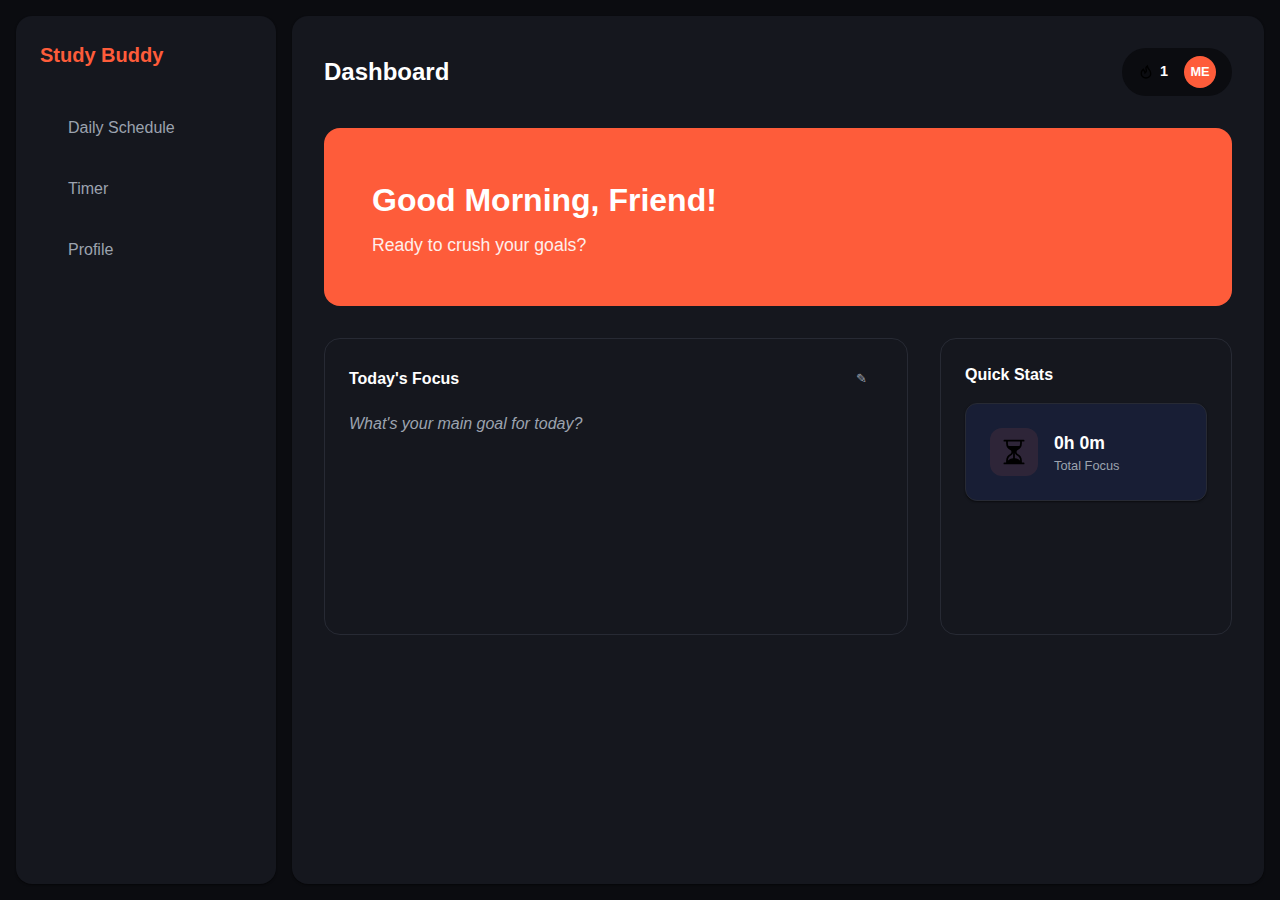
<file: index.html>
<!DOCTYPE html>
<html lang="en">

<head>
    <meta charset="UTF-8">
    <meta name="viewport" content="width=device-width, initial-scale=1.0">
    <title>Study Buddy</title>
    <link rel="stylesheet" href="style.css">
</head>

<body>
    <div class="app-shell">
        <aside class="sidebar">
            <div class="brand">
                <span>Study Buddy</span>
            </div>

            <ul class="nav-links">
                <li class="nav-item">
                    <a href="index.html">
                        <span class="nav-icon"><svg class="icon-svg" viewBox="0 0 24 24" fill="none"
                                xmlns="http://www.w3.org/2000/svg">
                                <path d="M12 7.58545V15.9998" stroke="currentColor" stroke-width="1.5"
                                    style="fill: none;" />
                                <path
                                    d="M2 9C2 5.22876 2 3.34315 3.17157 2.17157C4.34315 1 6.22876 1 10 1H14C17.7712 1 19.6569 1 20.8284 2.17157C22 3.34315 22 5.22876 22 9V13C22 16.7712 22 18.6569 20.8284 19.8284C19.6569 21 17.7712 21 14 21H10C6.22876 21 4.34315 21 3.17157 19.8284C2 18.6569 2 16.7712 2 13V9Z"
                                    stroke="currentColor" stroke-width="1.5" style="fill: none;" />
                            </svg></span>
                        <span>Daily Schedule</span>
                    </a>
                </li>
                <li class="nav-item">
                    <a href="timer.html">
                        <span class="nav-icon"><svg class="icon-svg" viewBox="0 0 383.123 383.123"
                                xmlns="http://www.w3.org/2000/svg">
                                <g>
                                    <g>
                                        <g>
                                            <path
                                                d="M301.043,203.653c5.25,0,6.107-4.891,5.787-7.303c-7.228-54.439-52.112-96.985-107.615-100.591c-2.529-0.164-7.652-0.004-7.652,5.074v95.671c0,0,0,7.148,7.147,7.148C224.293,203.653,301.043,203.653,301.043,203.653z" />
                                            <path
                                                d="M327.205,104.246l7.772-7.77c0.666-0.666,1.378-0.634,1.772-0.668c2.482-0.216,5.21-0.475,8.349-1.053s5.632-14.502-5.863-25.997c-11.496-11.496-24.02-17.241-25.996-5.863c-0.592,3.407-0.836,5.863-1.052,8.345c-0.025,0.296,0.001,0.822-0.546,1.369l-7.494,7.494c-1.459,1.459-2.601,0.354-3.214-0.154c-23.247-19.306-51.68-32.576-82.903-37.419c-0.765-0.118-2.298-0.321-2.298-1.884v-4.625c0-1.125,0.877-1.543,1.304-1.733c7.355-3.292,12.495-8.122,17.305-13.671C245.295,7.981,215.252,0,191.709,0c-23.544,0-53.585,7.979-42.63,20.616c4.677,5.394,9.664,10.111,16.696,13.395c0.528,0.247,1.619,0.51,1.619,2.197v4.188c0,1.625-1.472,1.999-2.206,2.112c-40.029,6.186-75.485,26.222-101.3,55.075c-27.141,30.31-43.641,70.34-43.641,114.22c0,94.62,76.699,171.32,171.31,171.32c90.01,0,163.809-69.41,170.779-157.64c0.359-4.511,0.541-9.07,0.541-13.681c0-39.368-13.283-75.63-35.604-104.561C326.829,106.666,325.914,105.537,327.205,104.246z M329.776,225.363c-6.809,70.34-66.09,125.32-138.219,125.32c-76.701,0-138.881-62.18-138.881-138.88c0-35.58,13.381-68.03,35.381-92.601c25.43-28.399,62.379-46.279,103.5-46.279c76.709,0,138.879,62.18,138.879,138.88C330.437,216.374,330.218,220.904,329.776,225.363z" />
                                        </g>
                                    </g>
                                </g>
                            </svg></span>
                        <span>Timer</span>
                    </a>
                </li>
                <li class="nav-item">
                    <a href="profile.html">
                        <span class="nav-icon"><svg class="icon-svg" viewBox="0 0 20 20"
                                xmlns="http://www.w3.org/2000/svg">
                                <path
                                    d="M100.562548,2016.99998 L87.4381713,2016.99998 C86.7317804,2016.99998 86.2101535,2016.30298 86.4765813,2015.66198 C87.7127655,2012.69798 90.6169306,2010.99998 93.9998492,2010.99998 C97.3837885,2010.99998 100.287954,2012.69798 101.524138,2015.66198 C101.790566,2016.30298 101.268939,2016.99998 100.562548,2016.99998 M89.9166645,2004.99998 C89.9166645,2002.79398 91.7489936,2000.99998 93.9998492,2000.99998 C96.2517256,2000.99998 98.0830339,2002.79398 98.0830339,2004.99998 C98.0830339,2007.20598 96.2517256,2008.99998 93.9998492,2008.99998 C91.7489936,2008.99998 89.9166645,2007.20598 89.9166645,2004.99998 M103.955674,2016.63598 C103.213556,2013.27698 100.892265,2010.79798 97.837022,2009.67298 C99.4560048,2008.39598 100.400241,2006.33098 100.053171,2004.06998 C99.6509769,2001.44698 97.4235996,1999.34798 94.7348224,1999.04198 C91.0232075,1998.61898 87.8750721,2001.44898 87.8750721,2004.99998 C87.8750721,2006.88998 88.7692896,2008.57398 90.1636971,2009.67298 C87.1074334,2010.79798 84.7871636,2013.27698 84.044024,2016.63598 C83.7745338,2017.85698 84.7789973,2018.99998 86.0539717,2018.99998 L101.945727,2018.99998 C103.221722,2018.99998 104.226185,2017.85698 103.955674,2016.63598"
                                    transform="translate(-84 -1999)" />
                            </svg></span>
                        <span>Profile</span>
                    </a>
                </li>
            </ul>
        </aside>



        <main class="main-content">
            <div class="top-bar">
                <h1 class="page-title">Dashboard</h1>
                <div class="user-pill">
                    <div class="streak-badge">
                        <span style="display: flex; width: 16px; height: 16px;"><svg class="icon-svg-orange"
                                viewBox="0 0 24 24" xmlns="http://www.w3.org/2000/svg">
                                <path
                                    d="M11.1758045,11.5299649 C11.7222481,10.7630248 11.6612694,9.95529555 11.2823626,8.50234466 C10.5329929,5.62882187 10.8313891,4.05382867 13.4147321,2.18916004 L14.6756139,1.27904986 L14.9805807,2.80388386 C15.3046861,4.42441075 15.8369398,5.42670671 17.2035766,7.35464078 C17.2578735,7.43122022 17.2578735,7.43122022 17.3124108,7.50814226 C19.2809754,10.2854144 20,11.9596204 20,15 C20,18.6883517 16.2713564,22 12,22 C7.72840879,22 4,18.6888043 4,15 C4,14.9310531 4.00007066,14.9331427 3.98838852,14.6284506 C3.89803284,12.2718054 4.33380946,10.4273676 6.09706666,8.43586022 C6.46961415,8.0150872 6.8930834,7.61067534 7.36962714,7.22370749 L8.42161802,6.36945926 L8.9276612,7.62657706 C9.30157948,8.55546878 9.73969716,9.28566491 10.2346078,9.82150804 C10.6537848,10.2753538 10.9647401,10.8460665 11.1758045,11.5299649 Z M7.59448531,9.76165711 C6.23711779,11.2947332 5.91440928,12.6606068 5.98692012,14.5518252 C6.00041903,14.9039019 6,14.8915108 6,15 C6,17.5278878 8.78360021,20 12,20 C15.2161368,20 18,17.527472 18,15 C18,12.4582072 17.4317321,11.1350292 15.6807305,8.66469725 C15.6264803,8.58818014 15.6264803,8.58818014 15.5719336,8.51124844 C14.5085442,7.0111098 13.8746802,5.96758691 13.4553336,4.8005211 C12.7704786,5.62117775 12.8107447,6.43738988 13.2176374,7.99765534 C13.9670071,10.8711781 13.6686109,12.4461713 11.0852679,14.31084 L9.61227259,15.3740546 L9.50184911,13.5607848 C9.43129723,12.4022487 9.16906461,11.6155508 8.76539217,11.178492 C8.36656566,10.7466798 8.00646835,10.2411426 7.68355027,9.66278925 C7.65342985,9.69565638 7.62374254,9.72861259 7.59448531,9.76165711 Z" />
                            </svg></span>
                        <span id="streak-display">0</span>
                    </div>
                    <a href="profile.html" style="text-decoration: none;">
                        <div class="user-avatar">ME</div>
                    </a>
                </div>
            </div>

            <div class="hero-card">
                <h2 id="greeting-text">Good Day!</h2>
                <p>Ready to crush your goals?</p>
            </div>

            <div class="dashboard-layout">
                <div class="panel">
                    <div class="panel-header">
                        <span class="panel-title">Today's Focus</span>
                        <button id="edit-plan-btn" class="btn btn-ghost">✎</button>
                    </div>
                    <div id="todays-plan-content" class="daily-plan placeholder">Write your main goal...</div>
                </div>

                <div class="panel">
                    <div class="panel-header">
                        <span class="panel-title">Quick Stats</span>
                    </div>
                    <div class="stats-grid" style="grid-template-columns: 1fr; gap: 1rem;">

                        <div class="stat-card">
                            <div class="stat-icon-box" style="padding: 10px;"><svg class="icon-svg" viewBox="0 0 16 16"
                                    xmlns="http://www.w3.org/2000/svg">
                                    <path
                                        d="M2.5 15a.5.5 0 1 1 0-1h1v-1a4.5 4.5 0 0 1 2.557-4.06c.29-.139.443-.377.443-.59v-.7c0-.213-.154-.451-.443-.59A4.5 4.5 0 0 1 3.5 3V2h-1a.5.5 0 0 1 0-1h11a.5.5 0 0 1 0 1h-1v1a4.5 4.5 0 0 1-2.557 4.06c-.29.139-.443.377-.443.59v.7c0 .213.154.451.443.59A4.5 4.5 0 0 1 12.5 13v1h1a.5.5 0 0 1 0 1h-11zm2-13v1c0 .537.12 1.045.337 1.5h6.326c.216-.455.337-.963.337-1.5V2h-7zm3 6.35c0 .701-.478 1.236-1.011 1.492A3.5 3.5 0 0 0 4.5 13s.866-1.299 3-1.48V8.35zm1 0v3.17c2.134.181 3 1.48 3 1.48a3.5 3.5 0 0 0-1.989-3.158C8.978 9.586 8.5 9.052 8.5 8.351z" />
                                </svg></div>
                            <div>
                                <div id="total-focus-display" style="font-weight: 700; font-size: 1.1rem;">0h</div>
                                <div style="font-size: 0.8rem; color: var(--text-muted);">Total Focus</div>
                            </div>
                        </div>
                    </div>
                </div>
            </div>

        </main>
    </div>
    <script src="script.js"></script>
</body>

</html>
</file>
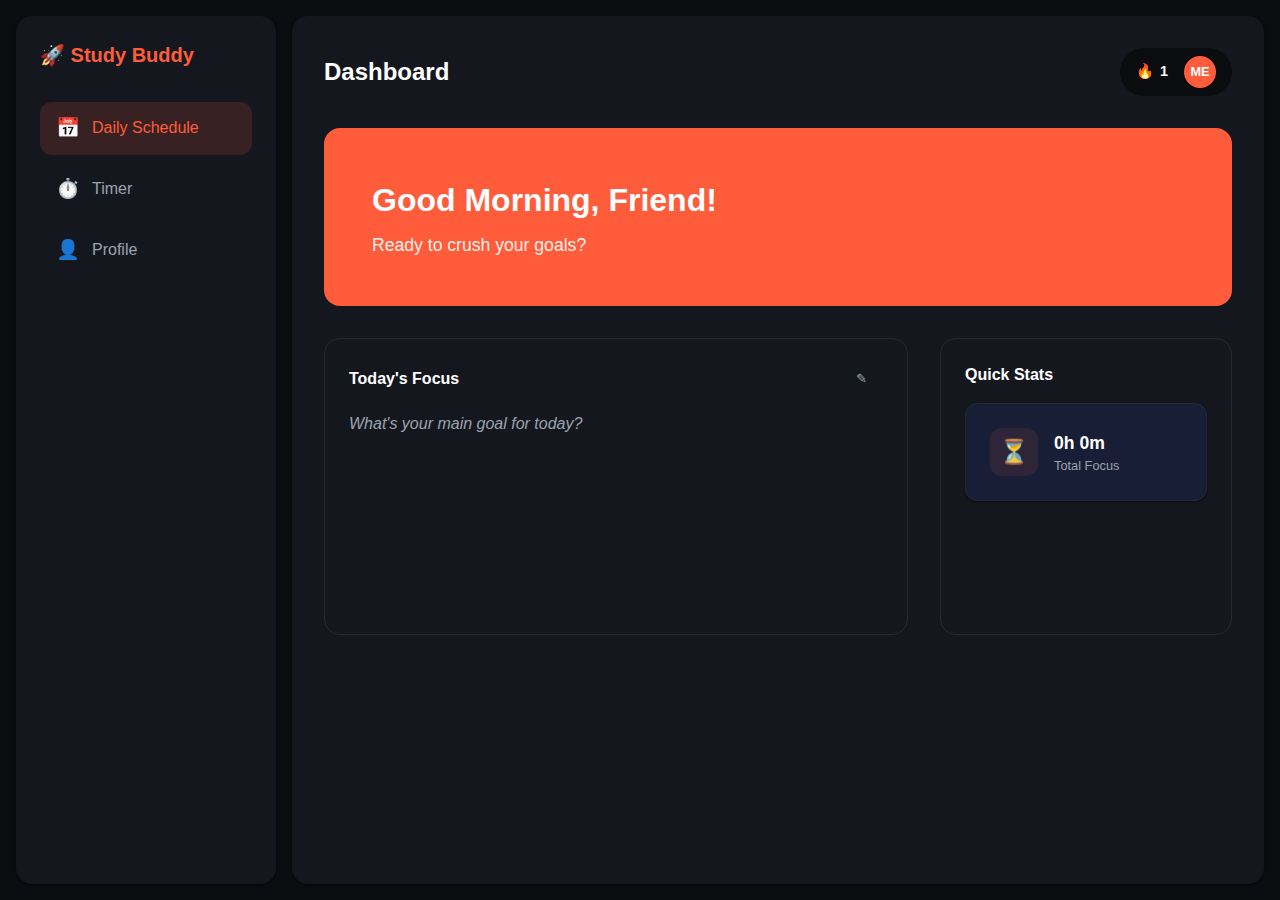
<file: home.html>
<!DOCTYPE html>
<html lang="en">

<head>
    <meta charset="UTF-8">
    <meta name="viewport" content="width=device-width, initial-scale=1.0">
    <title>Study Buddy</title>
    <link rel="stylesheet" href="style.css">
</head>

<body>
    <div class="app-shell">
        <aside class="sidebar">
            <div class="brand">
                <span>🚀 Study Buddy</span>
            </div>

            <ul class="nav-links">
                <li class="nav-item active">
                    <a href="home.html">
                        <span class="nav-icon">📅</span> Daily Schedule
                    </a>
                </li>
                <li class="nav-item">
                    <a href="timer.html">
                        <span class="nav-icon">⏱️</span> Timer
                    </a>
                </li>
                <li class="nav-item">
                    <a href="profile.html">
                        <span class="nav-icon">👤</span> Profile
                    </a>
                </li>
            </ul>
        </aside>

        <main class="main-content">
            <div class="top-bar">
                <h1 class="page-title">Dashboard</h1>
                <div class="user-pill">
                    <div class="streak-badge">
                        <span>🔥</span>
                        <span id="streak-display">0</span>
                    </div>
                    <a href="profile.html" style="text-decoration: none;">
                        <div class="user-avatar">ME</div>
                    </a>
                </div>
            </div>

            <div class="hero-card">
                <h2 id="greeting-text">Good Day!</h2>
                <p>Ready to crush your goals?</p>
            </div>

            <div class="dashboard-layout">
                <div class="panel">
                    <div class="panel-header">
                        <span class="panel-title">Today's Focus</span>
                        <button id="edit-plan-btn" class="btn btn-ghost">✎</button>
                    </div>
                    <div id="todays-plan-content" class="daily-plan placeholder">Write your main goal...</div>
                </div>

                <div class="panel">
                    <div class="panel-header">
                        <span class="panel-title">Quick Stats</span>
                    </div>
                    <div class="stats-grid" style="grid-template-columns: 1fr; gap: 1rem;">

                        <div class="stat-card">
                            <div class="stat-icon-box">⏳</div>
                            <div>
                                <div id="total-focus-display" style="font-weight: 700; font-size: 1.1rem;">0h</div>
                                <div style="font-size: 0.8rem; color: var(--text-muted);">Total Focus</div>
                            </div>
                        </div>
                    </div>
                </div>
            </div>

        </main>
    </div>
    <script src="script.js"></script>
</body>

</html>
</file>
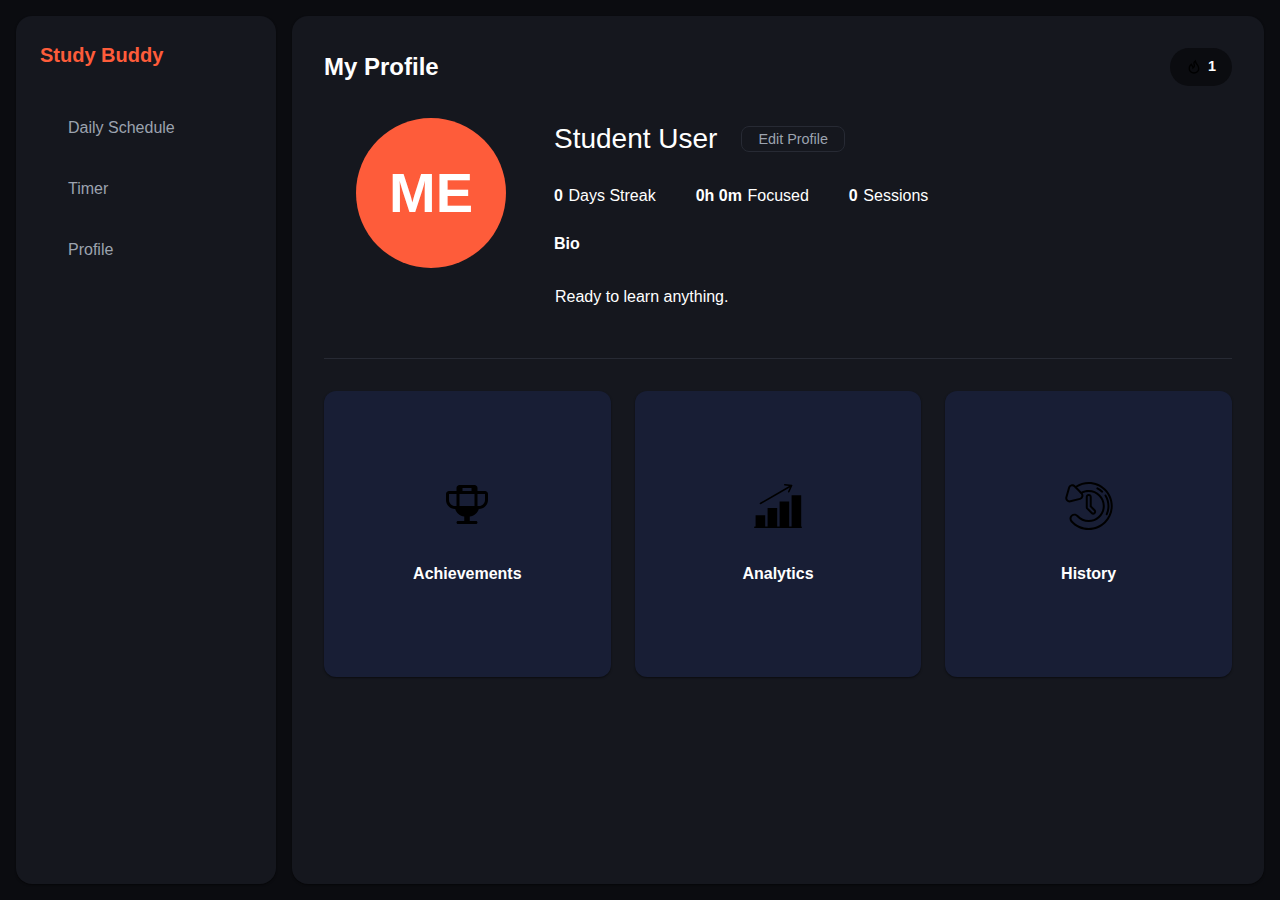
<file: profile.html>
<!DOCTYPE html>
<html lang="en">

<head>
    <meta charset="UTF-8">
    <meta name="viewport" content="width=device-width, initial-scale=1.0">
    <title>Profile - Study Buddy</title>
    <link rel="stylesheet" href="style.css">
</head>

<body>
    <div class="app-shell">
        <aside class="sidebar">
            <div class="brand">
                <span>Study Buddy</span>
            </div>

            <ul class="nav-links">
                <li class="nav-item">
                    <a href="index.html">
                        <span class="nav-icon"><svg class="icon-svg" viewBox="0 0 24 24" fill="none"
                                xmlns="http://www.w3.org/2000/svg">
                                <path d="M12 7.58545V15.9998" stroke="currentColor" stroke-width="1.5"
                                    style="fill: none;" />
                                <path
                                    d="M2 9C2 5.22876 2 3.34315 3.17157 2.17157C4.34315 1 6.22876 1 10 1H14C17.7712 1 19.6569 1 20.8284 2.17157C22 3.34315 22 5.22876 22 9V13C22 16.7712 22 18.6569 20.8284 19.8284C19.6569 21 17.7712 21 14 21H10C6.22876 21 4.34315 21 3.17157 19.8284C2 18.6569 2 16.7712 2 13V9Z"
                                    stroke="currentColor" stroke-width="1.5" style="fill: none;" />
                            </svg></span>
                        <span>Daily Schedule</span>
                    </a>
                </li>
                <li class="nav-item">
                    <a href="timer.html">
                        <span class="nav-icon"><svg class="icon-svg" viewBox="0 0 383.123 383.123"
                                xmlns="http://www.w3.org/2000/svg">
                                <g>
                                    <g>
                                        <g>
                                            <path
                                                d="M301.043,203.653c5.25,0,6.107-4.891,5.787-7.303c-7.228-54.439-52.112-96.985-107.615-100.591c-2.529-0.164-7.652-0.004-7.652,5.074v95.671c0,0,0,7.148,7.147,7.148C224.293,203.653,301.043,203.653,301.043,203.653z" />
                                            <path
                                                d="M327.205,104.246l7.772-7.77c0.666-0.666,1.378-0.634,1.772-0.668c2.482-0.216,5.21-0.475,8.349-1.053s5.632-14.502-5.863-25.997c-11.496-11.496-24.02-17.241-25.996-5.863c-0.592,3.407-0.836,5.863-1.052,8.345c-0.025,0.296,0.001,0.822-0.546,1.369l-7.494,7.494c-1.459,1.459-2.601,0.354-3.214-0.154c-23.247-19.306-51.68-32.576-82.903-37.419c-0.765-0.118-2.298-0.321-2.298-1.884v-4.625c0-1.125,0.877-1.543,1.304-1.733c7.355-3.292,12.495-8.122,17.305-13.671C245.295,7.981,215.252,0,191.709,0c-23.544,0-53.585,7.979-42.63,20.616c4.677,5.394,9.664,10.111,16.696,13.395c0.528,0.247,1.619,0.51,1.619,2.197v4.188c0,1.625-1.472,1.999-2.206,2.112c-40.029,6.186-75.485,26.222-101.3,55.075c-27.141,30.31-43.641,70.34-43.641,114.22c0,94.62,76.699,171.32,171.31,171.32c90.01,0,163.809-69.41,170.779-157.64c0.359-4.511,0.541-9.07,0.541-13.681c0-39.368-13.283-75.63-35.604-104.561C326.829,106.666,325.914,105.537,327.205,104.246z M329.776,225.363c-6.809,70.34-66.09,125.32-138.219,125.32c-76.701,0-138.881-62.18-138.881-138.88c0-35.58,13.381-68.03,35.381-92.601c25.43-28.399,62.379-46.279,103.5-46.279c76.709,0,138.879,62.18,138.879,138.88C330.437,216.374,330.218,220.904,329.776,225.363z" />
                                        </g>
                                    </g>
                                </g>
                            </svg></span>
                        <span>Timer</span>
                    </a>
                </li>
                <li class="nav-item">
                    <a href="profile.html">
                        <span class="nav-icon"><svg class="icon-svg" viewBox="0 0 20 20"
                                xmlns="http://www.w3.org/2000/svg">
                                <path
                                    d="M100.562548,2016.99998 L87.4381713,2016.99998 C86.7317804,2016.99998 86.2101535,2016.30298 86.4765813,2015.66198 C87.7127655,2012.69798 90.6169306,2010.99998 93.9998492,2010.99998 C97.3837885,2010.99998 100.287954,2012.69798 101.524138,2015.66198 C101.790566,2016.30298 101.268939,2016.99998 100.562548,2016.99998 M89.9166645,2004.99998 C89.9166645,2002.79398 91.7489936,2000.99998 93.9998492,2000.99998 C96.2517256,2000.99998 98.0830339,2002.79398 98.0830339,2004.99998 C98.0830339,2007.20598 96.2517256,2008.99998 93.9998492,2008.99998 C91.7489936,2008.99998 89.9166645,2007.20598 89.9166645,2004.99998 M103.955674,2016.63598 C103.213556,2013.27698 100.892265,2010.79798 97.837022,2009.67298 C99.4560048,2008.39598 100.400241,2006.33098 100.053171,2004.06998 C99.6509769,2001.44698 97.4235996,1999.34798 94.7348224,1999.04198 C91.0232075,1998.61898 87.8750721,2001.44898 87.8750721,2004.99998 C87.8750721,2006.88998 88.7692896,2008.57398 90.1636971,2009.67298 C87.1074334,2010.79798 84.7871636,2013.27698 84.044024,2016.63598 C83.7745338,2017.85698 84.7789973,2018.99998 86.0539717,2018.99998 L101.945727,2018.99998 C103.221722,2018.99998 104.226185,2017.85698 103.955674,2016.63598"
                                    transform="translate(-84 -1999)" />
                            </svg></span>
                        <span>Profile</span>
                    </a>
                </li>
            </ul>
        </aside>


        <main class="main-content">
            <div class="top-bar">
                <h1 class="page-title">My Profile</h1>
                <div class="user-pill">
                    <div class="streak-badge">
                        <span style="display: flex; width: 16px; height: 16px;"><svg class="icon-svg-orange"
                                viewBox="0 0 24 24" xmlns="http://www.w3.org/2000/svg">
                                <path
                                    d="M11.1758045,11.5299649 C11.7222481,10.7630248 11.6612694,9.95529555 11.2823626,8.50234466 C10.5329929,5.62882187 10.8313891,4.05382867 13.4147321,2.18916004 L14.6756139,1.27904986 L14.9805807,2.80388386 C15.3046861,4.42441075 15.8369398,5.42670671 17.2035766,7.35464078 C17.2578735,7.43122022 17.2578735,7.43122022 17.3124108,7.50814226 C19.2809754,10.2854144 20,11.9596204 20,15 C20,18.6883517 16.2713564,22 12,22 C7.72840879,22 4,18.6888043 4,15 C4,14.9310531 4.00007066,14.9331427 3.98838852,14.6284506 C3.89803284,12.2718054 4.33380946,10.4273676 6.09706666,8.43586022 C6.46961415,8.0150872 6.8930834,7.61067534 7.36962714,7.22370749 L8.42161802,6.36945926 L8.9276612,7.62657706 C9.30157948,8.55546878 9.73969716,9.28566491 10.2346078,9.82150804 C10.6537848,10.2753538 10.9647401,10.8460665 11.1758045,11.5299649 Z M7.59448531,9.76165711 C6.23711779,11.2947332 5.91440928,12.6606068 5.98692012,14.5518252 C6.00041903,14.9039019 6,14.8915108 6,15 C6,17.5278878 8.78360021,20 12,20 C15.2161368,20 18,17.527472 18,15 C18,12.4582072 17.4317321,11.1350292 15.6807305,8.66469725 C15.6264803,8.58818014 15.6264803,8.58818014 15.5719336,8.51124844 C14.5085442,7.0111098 13.8746802,5.96758691 13.4553336,4.8005211 C12.7704786,5.62117775 12.8107447,6.43738988 13.2176374,7.99765534 C13.9670071,10.8711781 13.6686109,12.4461713 11.0852679,14.31084 L9.61227259,15.3740546 L9.50184911,13.5607848 C9.43129723,12.4022487 9.16906461,11.6155508 8.76539217,11.178492 C8.36656566,10.7466798 8.00646835,10.2411426 7.68355027,9.66278925 C7.65342985,9.69565638 7.62374254,9.72861259 7.59448531,9.76165711 Z" />
                            </svg></span>
                        <span id="streak-display">0</span>
                    </div>
                </div>
            </div>

            <div class="insta-profile-header">

                <div class="avatar-col">
                    <div class="profile-avatar-xl">ME</div>
                </div>

                <div class="info-col">

                    <div class="profile-name-row">
                        <h2 id="profile-name" class="insta-username">Student User</h2>
                        <button id="edit-profile-btn" class="btn btn-ghost edit-profile-btn">Edit
                            Profile</button>
                    </div>

                    <div class="profile-stats-row">
                        <div class="stat-item">
                            <span style="font-weight: 700;" id="profile-header-streak">0</span> Days Streak
                        </div>
                        <div class="stat-item">
                            <span id="profile-focus-display" style="font-weight: 700;">0h</span> Focused
                        </div>
                        <div class="stat-item">
                            <span id="profile-sessions-display" style="font-weight: 700;">0</span> Sessions
                        </div>
                    </div>

                    <div class="profile-bio-wrapper">
                        <div style="font-weight: 600; margin-bottom: 0.25rem;">Bio</div>
                        <p id="profile-bio" class="profile-bio-text">
                            Ready to learn anything.</p>
                    </div>

                </div>
            </div>

            <div style="border-top: 1px solid var(--border); margin-bottom: 2rem;"></div>

            <div style="display: grid; grid-template-columns: repeat(auto-fill, minmax(250px, 1fr)); gap: 1.5rem;">
                <div class="stat-card"
                    style="border: none; aspect-ratio: 1/1; display: flex; flex-direction: column; align-items: center; justify-content: center;">
                    <div style="width: 48px; height: 48px; margin-bottom: 1rem;"><svg class="icon-svg"
                            viewBox="0 0 32 32" xmlns="http://www.w3.org/2000/svg">
                            <g>
                                <path
                                    d="M28,6h-5V4c0-1.103-0.897-2-2-2H11c-1.103,0-2,0.897-2,2v2H4C2.897,6,2,6.897,2,8v4c0,3.309,2.691,6,6,6h0.154 c0.678,2.713,3.125,4.733,6.012,4.966V26H10c-0.552,0-1,0.448-1,1s0.448,1,1,1h12c0.552,0,1-0.448,1-1s-0.448-1-1-1h-4.166 v-3.034c2.887-0.232,5.334-2.253,6.012-4.966H24c3.309,0,6-2.691,6-6V8C30,6.897,29.103,6,28,6z M8,16C5.794,16,4,14.206,4,12V8 h5v8H8z M19,4v2h-6V4H19z M21,16H11v-8h10V16z M28,12c0,2.206-1.794,4-4,4h-1V8h5V12z" />
                            </g>
                        </svg></div>
                    <div style="font-weight: 600;">Achievements</div>
                </div>
                <div class="stat-card"
                    style="border: none; aspect-ratio: 1/1; display: flex; flex-direction: column; align-items: center; justify-content: center;">
                    <div style="width: 48px; height: 48px; margin-bottom: 1rem;"><svg class="icon-svg"
                            viewBox="0 0 60 60" xmlns="http://www.w3.org/2000/svg">
                            <g>
                                <path
                                    d="M59,55.5v-39H47v39h-3v-31H32v31h-3v-23H17v23h-3v-14H2v14H1c-0.552,0-1,0.447-1,1s0.448,1,1,1h1h12h3h12h3h12h3h12c0.552,0,1-0.447,1-1S59.552,55.5,59,55.5z" />
                                <path
                                    d="M8.03,27.83c0.169,0,0.342-0.043,0.499-0.134l36.269-20.94l-2.27,4.99c-0.229,0.503-0.007,1.096,0.496,1.324c0.134,0.062,0.275,0.09,0.414,0.09c0.38,0,0.743-0.218,0.911-0.586l3.562-7.83c0.011-0.025,0.009-0.052,0.018-0.078c0.019-0.053,0.034-0.104,0.044-0.16c0.005-0.028,0.021-0.051,0.023-0.08c0.001-0.012-0.004-0.022-0.003-0.034c0.002-0.038-0.002-0.073-0.004-0.111c-0.003-0.055-0.012-0.107-0.024-0.162c-0.008-0.038-0.01-0.077-0.023-0.114c-0.012-0.036-0.033-0.066-0.049-0.101C47.88,3.881,47.88,3.854,47.866,3.83c-0.014-0.024-0.038-0.038-0.054-0.061c-0.021-0.031-0.037-0.064-0.062-0.092c-0.026-0.03-0.059-0.051-0.089-0.078c-0.041-0.037-0.082-0.071-0.128-0.101c-0.031-0.02-0.059-0.042-0.093-0.059c-0.011-0.005-0.017-0.015-0.028-0.02c-0.025-0.011-0.052-0.009-0.077-0.018c-0.055-0.02-0.109-0.034-0.166-0.044c-0.026-0.005-0.047-0.02-0.074-0.022l-8.562-0.83c-0.555-0.056-1.039,0.35-1.092,0.898c-0.054,0.55,0.349,1.039,0.898,1.092l5.456,0.529L7.529,25.964C7.05,26.24,6.887,26.852,7.163,27.33C7.348,27.651,7.684,27.83,8.03,27.83z" />
                            </g>
                        </svg></div>
                    <div style="font-weight: 600;">Analytics</div>
                </div>
                <div class="stat-card"
                    style="border: none; aspect-ratio: 1/1; display: flex; flex-direction: column; align-items: center; justify-content: center;">
                    <div style="width: 48px; height: 48px; margin-bottom: 1rem;"><svg class="icon-svg"
                            viewBox="0 0 484 484" xmlns="http://www.w3.org/2000/svg">
                            <g>
                                <g>
                                    <g>
                                        <g>
                                            <path
                                                d="M410.413,70.88C364.706,25.172,303.934,0,239.293,0c-47.493,0-93.076,13.591-132.383,39.378l-2.909-2.985C93.086,25.194,77.521,20.808,62.366,24.662c-15.155,3.854-26.735,15.14-30.975,30.192L4.369,150.781c-4.239,15.05-0.255,30.72,10.658,41.917c8.308,8.524,19.31,13.101,30.775,13.101c3.595,0,7.236-0.45,10.854-1.37l96.591-24.548c15.156-3.852,26.736-15.137,30.978-30.189c3.54-12.562,1.331-25.547-5.836-36.012C197.287,104.713,218.107,100,239.293,100c78.299,0,142,63.701,142,142s-63.701,142-142,142c-40.717,0-79.54-17.527-106.514-48.087c-18.243-20.667-49.903-22.642-70.573-4.399c-10.013,8.838-15.985,21.046-16.816,34.376c-0.831,13.329,3.579,26.185,12.417,36.198C103.753,454.144,169.903,484,239.293,484c64.641,0,125.414-25.172,171.121-70.88c45.708-45.708,70.88-106.479,70.88-171.12S456.121,116.588,410.413,70.88z M164.975,144.269c-2.28,8.092-8.506,14.159-16.654,16.23L51.73,185.046c-8.146,2.072-16.513-0.287-22.38-6.307c-5.867-6.02-8.009-14.444-5.73-22.536l27.023-95.928c2.279-8.092,8.504-14.16,16.652-16.231c8.15-2.071,16.516,0.286,22.383,6.307l33.072,33.933l32.604,33.454c0.003,0.003,0.006,0.005,0.009,0.008l3.883,3.984C165.113,127.751,167.255,136.177,164.975,144.269z M396.271,398.978C354.341,440.908,298.592,464,239.293,464c-63.656,0-124.34-27.39-166.492-75.147c-5.303-6.008-7.948-13.722-7.45-21.719s4.082-15.323,10.089-20.625c5.695-5.026,12.777-7.494,19.835-7.494c8.313,0,16.589,3.427,22.51,10.133C148.553,384.007,192.841,404,239.293,404c89.328,0,162-72.673,162-162s-72.673-162-162-162c-26.21,0-51.956,6.312-74.942,18.314l-11.509-11.809l-31.691-32.517C156.439,31.715,197.037,20,239.293,20c59.299,0,115.048,23.092,156.978,65.022c41.931,41.93,65.022,97.679,65.022,156.978S438.201,357.047,396.271,398.978z" />
                                        </g>
                                    </g>
                                    <g>
                                        <path
                                            d="M420.202,336.007c-1.397,0-2.817-0.294-4.17-0.916c-5.019-2.306-7.217-8.244-4.911-13.262c11.395-24.793,17.172-51.315,17.172-78.829c0-35.76-10.031-70.57-29.01-100.666c-2.945-4.672-1.547-10.847,3.125-13.792c4.672-2.948,10.846-1.547,13.793,3.125c20.994,33.294,32.092,71.793,32.092,111.334c0,30.417-6.392,59.749-18.999,87.18C427.611,333.846,423.987,336.007,420.202,336.007z" />
                                    </g>
                                    <g>
                                        <path
                                            d="M375.291,107.724c-2.45,0-4.904-0.895-6.834-2.701c-13.866-12.987-29.525-23.772-46.542-32.057c-4.966-2.418-7.031-8.403-4.614-13.369c2.417-4.965,8.403-7.031,13.368-4.614c18.817,9.162,36.131,21.086,51.46,35.442c4.031,3.775,4.238,10.104,0.463,14.135C380.623,106.662,377.96,107.724,375.291,107.724z" />
                                    </g>
                                </g>
                                <g>
                                    <path
                                        d="M284.002,329c-8.014,0-15.548-3.121-21.214-8.787l-44.499-44.5c-5.675-5.675-8.784-13.202-8.776-21.228c-0.007-0.161-0.011-0.322-0.011-0.485V151c0-16.542,13.458-30,30-30s30,13.458,30,30v91.073l35.714,35.713v0c11.695,11.697,11.695,30.729,0,42.426C299.55,325.879,292.016,329,284.002,329z M229.502,253.729c0.006,0.132,0.01,0.263,0.012,0.396c0.001,0.083,0,0.165,0,0.248c-0.035,2.726,1.001,5.283,2.918,7.199l44.499,44.5c1.889,1.889,4.4,2.929,7.071,2.929s5.183-1.04,7.071-2.929c3.898-3.898,3.898-10.243,0-14.142l-38.643-38.642c-1.875-1.875-2.929-4.419-2.929-7.071V151c0-5.514-4.486-10-10-10c-5.514,0-10,4.486-10,10V253.729z" />
                                </g>
                            </g>
                        </svg></div>
                    <div style="font-weight: 600;">History</div>
                </div>
            </div>

        </main>
    </div>
    <script src="script.js"></script>
</body>

</html>
</file>
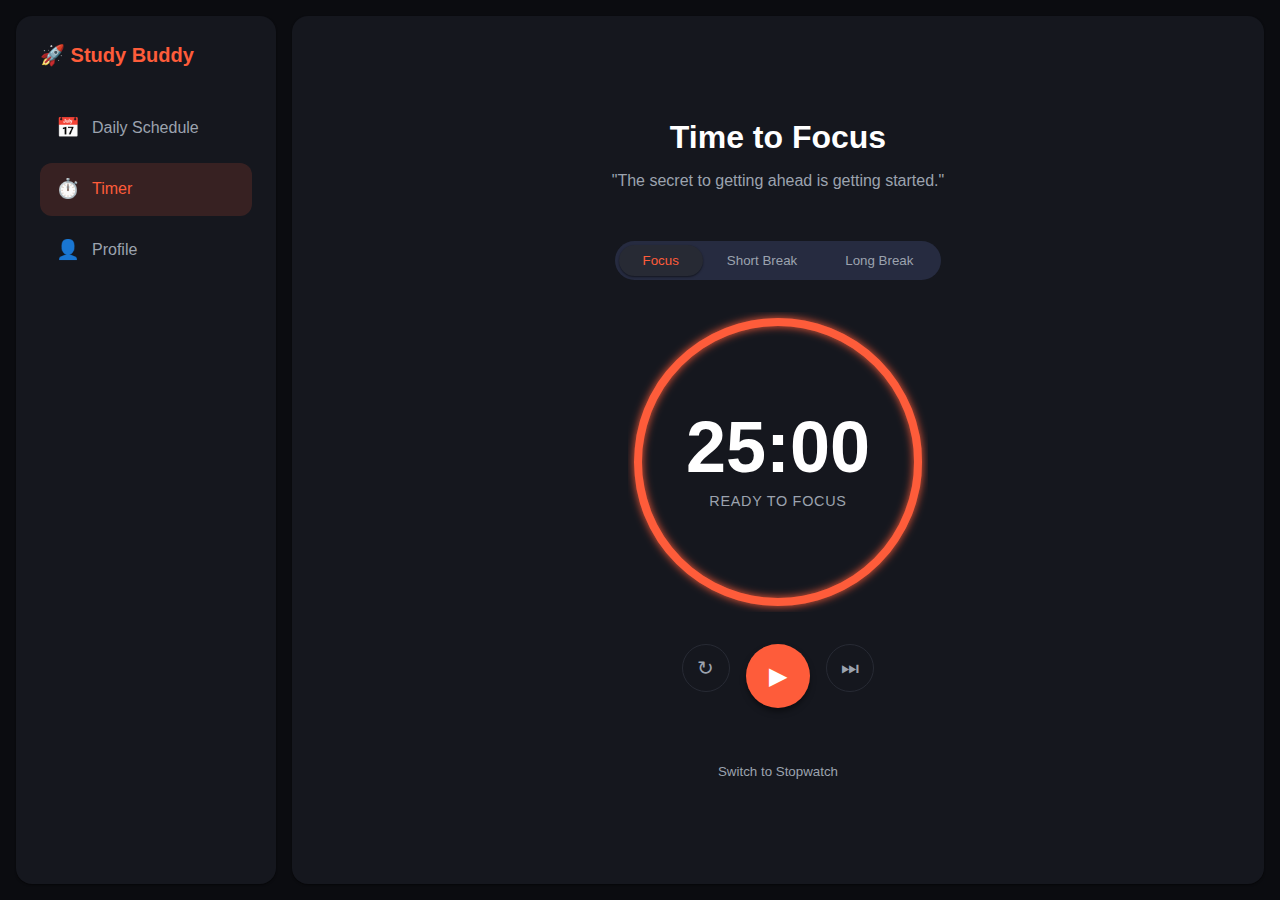
<file: timer.html>
<!DOCTYPE html>
<html lang="en">

<head>
    <meta charset="UTF-8">
    <meta name="viewport" content="width=device-width, initial-scale=1.0">
    <title>Timer - Study Buddy</title>
    <link rel="stylesheet" href="style.css">
</head>

<body>
    <div class="app-shell">
        <aside class="sidebar">
            <div class="brand">
                <span>🚀 Study Buddy</span>
            </div>

            <ul class="nav-links">
                <li class="nav-item">
                    <a href="home.html">
                        <span class="nav-icon">📅</span> Daily Schedule
                    </a>
                </li>
                <li class="nav-item active">
                    <a href="timer.html">
                        <span class="nav-icon">⏱️</span> Timer
                    </a>
                </li>
                <li class="nav-item">
                    <a href="profile.html">
                        <span class="nav-icon">👤</span> Profile
                    </a>
                </li>
            </ul>
        </aside>

        <main class="main-content"
            style="display: flex; flex-direction: column; align-items: center; justify-content: center;">

            <div style="text-align: center; margin-bottom: 3rem;">
                <h2 style="font-size: 2rem; margin-bottom: 0.5rem;">Time to Focus</h2>
                <p style="color: var(--text-muted);">"The secret to getting ahead is getting started."</p>
            </div>

            <div id="timer-ui-group" style="display: flex; flex-direction: column; align-items: center;">

                <div class="timer-mode-pills">
                    <button class="mode-pill active" data-mode="focus">Focus</button>
                    <button class="mode-pill" data-mode="short">Short Break</button>
                    <button class="mode-pill" data-mode="long">Long Break</button>
                </div>

                <div class="timer-container">
                    <svg class="timer-svg" viewBox="0 0 300 300">
                        <circle class="timer-circle-bg" cx="150" cy="150" r="140"></circle>
                        <circle id="timer-progress" class="timer-circle-progress" cx="150" cy="150" r="140"></circle>
                    </svg>

                    <div class="timer-text-overlay">
                        <div id="timer-display" class="timer-big-text">25:00</div>
                        <div id="timer-status" class="timer-label">Ready to Focus</div>
                    </div>
                </div>

                <div class="timer-actions">
                    <button id="reset-btn" class="btn-circle-sm" title="Reset">↻</button>
                    <button id="toggle-timer-btn" class="btn-circle-lg" title="Start/Pause">▶</button>
                    <button id="skip-btn" class="btn-circle-sm" title="Skip">⏭</button>
                </div>

            </div>

            <div id="stopwatch-ui" class="timer-container" style="display: none;">
                <svg class="timer-svg" viewBox="0 0 300 300">
                    <circle class="timer-circle-bg" cx="150" cy="150" r="140"></circle>
                </svg>

                <div class="timer-text-overlay">
                    <div id="stopwatch-display" class="timer-big-text">00:00</div>
                    <div id="stopwatch-status" class="timer-label">Stopwatch</div>
                </div>
            </div>

            <div id="stopwatch-controls" class="timer-actions" style="display: none;">
                <button id="sw-reset-btn" class="btn-circle-sm" title="Reset">↻</button>
                <button id="sw-toggle-btn" class="btn-circle-lg" title="Start/Pause">▶</button>
                <button id="sw-lap-btn" class="btn-circle-sm" title="Lap">⏱</button>
            </div>

            <button id="switch-mode-text-btn" class="btn btn-ghost" style="margin-top: 3rem;">Switch to
                Stopwatch</button>

        </main>
    </div>
    <script src="script.js"></script>
</body>

</html>
</file>
<file: style.css>
:root {
    /* === Apna College Inspired Theme === */
    --primary: #fe5c3a;
    /* Vibrant Red-Orange */
    --primary-hover: #e04526;
    /* Darker Red-Orange */
    --secondary: #22c55e;
    /* Success Green */

    --bg-body: #0b0c10;
    /* Deep Matte Black */
    --bg-surface: #15171e;
    /* Dark Surface */

    --text-main: #ffffff;
    /* Pure White */
    --text-muted: #9ca3af;
    /* Grey 400 */

    --border: #272a34;
    /* Dark Subtle Border */

    /* Effects */
    --shadow-sm: 0 1px 2px 0 rgb(0 0 0 / 0.5);
    --shadow-md: 0 4px 6px -1px rgb(0 0 0 / 0.5);
    --shadow-lg: 0 10px 15px -3px rgb(0 0 0 / 0.5);

    --glass-bg: rgba(21, 23, 30, 0.9);
    --glass-border: rgba(255, 255, 255, 0.05);

    /* Spacing */
    --radius-lg: 16px;
    --radius-md: 12px;
}

* {
    margin: 0;
    padding: 0;
    box-sizing: border-box;
}

body {
    font-family: 'Inter', -apple-system, BlinkMacSystemFont, "Segoe UI", Roboto, sans-serif;
    background-color: var(--bg-body);
    color: var(--text-main);
    line-height: 1.5;
    height: 100vh;
    display: flex;
    overflow: hidden;
    /* App-like feel */
}

/* === Layout Shell === */
.app-shell {
    display: flex;
    width: 100%;
    height: 100%;
    padding: 1rem;
    gap: 1rem;
}

/* Sidebar */
.sidebar {
    width: 260px;
    background: var(--bg-surface);
    border-radius: var(--radius-lg);
    display: flex;
    flex-direction: column;
    padding: 1.5rem;
    box-shadow: var(--shadow-sm);
    flex-shrink: 0;
}

.brand {
    font-size: 1.25rem;
    font-weight: 800;
    color: var(--primary);
    margin-bottom: 2rem;
    display: flex;
    align-items: center;
    gap: 0.5rem;
}

.nav-links {
    list-style: none;
    display: flex;
    flex-direction: column;
    gap: 0.5rem;
    flex: 1;
}

.nav-item a {
    display: flex;
    align-items: center;
    gap: 0.75rem;
    padding: 0.75rem 1rem;
    text-decoration: none;
    color: var(--text-muted);
    font-weight: 500;
    border-radius: var(--radius-md);
    transition: all 0.2s;
}

.nav-item a:hover {
    background: rgba(244, 110, 84, 0.1);
    /* Subtle Primary Tint */
    color: var(--primary);
}

.nav-item.active a {
    background: rgba(254, 92, 58, 0.15);
    /* Orange Tint */
    color: var(--primary);
}

.nav-icon {
    font-size: 1.2rem;
}

/* Subject List in Sidebar */


/* Main Content Area */
.main-content {
    flex: 1;
    background: var(--bg-surface);
    border-radius: var(--radius-lg);
    box-shadow: var(--shadow-sm);
    overflow-y: auto;
    padding: 2rem;
    position: relative;
}

/* Top Bar (Inside Main Content) */
.top-bar {
    display: flex;
    justify-content: space-between;
    align-items: center;
    margin-bottom: 2rem;
}

.page-title {
    font-size: 1.5rem;
    font-weight: 700;
}

.user-pill {
    display: flex;
    align-items: center;
    gap: 1rem;
    background: var(--bg-body);
    padding: 0.5rem 1rem;
    border-radius: 50px;
}

.streak-badge {
    display: flex;
    align-items: center;
    gap: 0.35rem;
    font-size: 0.9rem;
    font-weight: 600;
}

.user-avatar {
    width: 32px;
    height: 32px;
    background: var(--primary);
    color: white;
    border-radius: 50%;
    display: flex;
    align-items: center;
    justify-content: center;
    font-size: 0.8rem;
    font-weight: 600;
}

/* === Components === */

/* === Profile Insta-Layout === */
.profile-avatar-xl {
    width: 150px;
    height: 150px;
    border-radius: 50%;
    background: var(--primary);
    color: white;
    font-size: 3.5rem;
    font-weight: 700;
    display: flex;
    align-items: center;
    justify-content: center;
}

.insta-username {
    font-size: 1.75rem;
    font-weight: 400;
    /* Instagram usernames are usually lighter weight, names are bold */
    color: var(--text-main);
}

/* Reusing btn-ghost for the Edit Profile button */

.profile-card {
    background: white;
    border-radius: var(--radius-lg);
    box-shadow: var(--shadow-sm);
    overflow: hidden;
    margin-bottom: 2rem;
    padding-bottom: 2rem;
    text-align: center;
    position: relative;
}

.profile-avatar-wrapper {
    margin-top: -50px;
    /* Overlap cover */
    margin-bottom: 1rem;
    display: flex;
    justify-content: center;
}

.profile-avatar-large {
    width: 100px;
    height: 100px;
    border-radius: 50%;
    background: var(--primary);
    color: white;
    font-size: 2.5rem;
    font-weight: 700;
    display: flex;
    align-items: center;
    justify-content: center;
    border: 4px solid white;
    box-shadow: var(--shadow-md);
}

.profile-details {
    padding: 0 2rem;
}

.profile-name {
    font-size: 1.5rem;
    font-weight: 700;
    margin-bottom: 0.25rem;
    border: 1px solid transparent;
    border-radius: 4px;
    display: inline-block;
    padding: 0 0.5rem;
}

.profile-bio {
    color: var(--text-muted);
    margin-bottom: 1.5rem;
    border: 1px solid transparent;
    border-radius: 4px;
    display: inline-block;
    padding: 0 0.5rem;
}

.stats-container {
    display: grid;
    grid-template-columns: repeat(3, 1fr);
    gap: 1rem;
    max-width: 800px;
    margin: 0 auto;
}

.stat-box {
    background: var(--bg-body);
    padding: 1.5rem;
    border-radius: var(--radius-md);
    text-align: center;
    transition: transform 0.2s;
}

.stat-box:hover {
    transform: translateY(-2px);
    background: #1e2230;
    /* Slightly lighter dark */
}

.stat-box h4 {
    color: var(--text-muted);
    font-size: 0.85rem;
    text-transform: uppercase;
    letter-spacing: 0.05em;
    margin-bottom: 0.5rem;
}

.stat-box .value {
    font-size: 1.5rem;
    font-weight: 800;
    color: var(--primary);
}

/* Dashboard Redesign Styles */
.hero-section {
    background: var(--primary);
    color: white;
    border-radius: var(--radius-lg);
    padding: 3rem;
    color: white;
    margin-bottom: 2rem;
    position: relative;
    overflow: hidden;
}

/* Hero */
.hero-card {
    background: var(--primary);
    border-radius: var(--radius-lg);
    padding: 3rem;
    color: white;
    margin-bottom: 2rem;
    position: relative;
    overflow: hidden;
}

.hero-card h2 {
    font-size: 2rem;
    margin-bottom: 0.5rem;
}

.hero-card p {
    opacity: 0.9;
    font-size: 1.1rem;
}

/* Stats */
.stats-grid {
    display: grid;
    grid-template-columns: repeat(auto-fit, minmax(200px, 1fr));
    gap: 1.5rem;
    margin-bottom: 2rem;
}

.stat-card {
    background: #181e35;
    border: 1px solid var(--border);
    border-radius: var(--radius-md);
    padding: 1.5rem;
    display: flex;
    align-items: center;
    gap: 1rem;
    box-shadow: var(--shadow-sm);
}

.stat-icon-box {
    width: 48px;
    height: 48px;
    background: rgba(244, 110, 84, 0.1);
    color: var(--primary);
    border-radius: 12px;
    display: flex;
    align-items: center;
    justify-content: center;
    font-size: 1.5rem;
}

/* Dashboard Grid */
.dashboard-layout {
    display: grid;
    grid-template-columns: 2fr 1fr;
    gap: 2rem;
}

.panel {
    border: 1px solid var(--border);
    border-radius: var(--radius-lg);
    padding: 1.5rem;
    height: 100%;
}

.panel-header {
    display: flex;
    justify-content: space-between;
    align-items: center;
    margin-bottom: 1rem;
}

.panel-title {
    font-weight: 600;
    color: var(--text-main);
}

/* Daily Plan - Paper Look */
.daily-plan {
    background: #15171e;
    min-height: 200px;
    line-height: 1.8;
    color: var(--text-main);
    font-size: 1rem;
    white-space: pre-wrap;
    outline: none;
}

.daily-plan.placeholder {
    color: var(--text-muted);
    font-style: italic;
}

/* Buttons */
.btn {
    padding: 0.5rem 1rem;
    border-radius: 8px;
    border: none;
    cursor: pointer;
    font-weight: 500;
    transition: all 0.2s;
}

.btn-primary {
    background: var(--primary);
    color: white;
}

.btn-primary:hover {
    background: var(--primary-hover);
}

.btn-ghost {
    background: transparent;
    color: var(--text-muted);
}

.btn-ghost:hover {
    background: rgba(255, 255, 255, 0.05);
    color: var(--primary);
}

/* Animation */
@keyframes fadeIn {
    from {
        opacity: 0;
        transform: translateY(10px);
    }

    to {
        opacity: 1;
        transform: translateY(0);
    }
}

.main-content>* {
    animation: fadeIn 0.4s ease-out;
}

/* === Zen Timer Styles === */
.timer-container {
    position: relative;
    width: 300px;
    height: 300px;
    display: flex;
    align-items: center;
    justify-content: center;
    margin-bottom: 2rem;
}

/* SVG Ring */
.timer-svg {
    transform: rotate(-90deg);
    /* Start at top */
    width: 100%;
    height: 100%;
}

.timer-circle-bg {
    fill: none;
    stroke: var(--border);
    stroke-width: 8;
}

.timer-circle-progress {
    fill: none;
    stroke: var(--primary);
    stroke-width: 8;
    stroke-linecap: round;
    stroke-dasharray: 880;
    /* Pi * 2 * r (approx 280*3.14) */
    stroke-dashoffset: 0;
    transition: stroke-dashoffset 1s linear, stroke 0.3s;
    filter: drop-shadow(0 0 4px var(--primary));
}

.timer-text-overlay {
    position: absolute;
    text-align: center;
    display: flex;
    flex-direction: column;
    align-items: center;
}

.timer-big-text {
    font-size: 4.5rem;
    font-weight: 700;
    color: var(--text-main);
    font-variant-numeric: tabular-nums;
    line-height: 1;
}

.timer-label {
    color: var(--text-muted);
    font-size: 0.9rem;
    margin-top: 0.5rem;
    text-transform: uppercase;
    letter-spacing: 0.05em;
}

/* Glass Controls */
.timer-mode-pills {
    display: flex;
    background: #262b40;
    padding: 0.25rem;
    border-radius: 50px;
    margin-bottom: 2rem;
    position: relative;
}

.mode-pill {
    padding: 0.5rem 1.5rem;
    border-radius: 50px;
    background: transparent;
    color: var(--text-muted);
    font-weight: 500;
    cursor: pointer;
    transition: all 0.2s;
    border: none;
}

.mode-pill.active {
    background: #272a34;
    /* Darker accent background */
    color: var(--primary);
    box-shadow: var(--shadow-sm);
}

.timer-actions {
    display: flex;
    gap: 1rem;
}

.btn-circle-lg {
    width: 64px;
    height: 64px;
    border-radius: 50%;
    border: none;
    display: flex;
    align-items: center;
    justify-content: center;
    cursor: pointer;
    background: var(--primary);
    color: white;
    font-size: 1.5rem;
    box-shadow: var(--shadow-md);
    transition: transform 0.1s, box-shadow 0.2s;
}

.btn-circle-lg:hover {
    transform: scale(1.05);
}

.btn-circle-lg:active {
    transform: scale(0.95);
}

.btn-circle-sm {
    width: 48px;
    height: 48px;
    border-radius: 50%;
    border: 1px solid var(--border);
    background: transparent;
    color: var(--text-muted);
    cursor: pointer;
    display: flex;
    align-items: center;
    justify-content: center;
    font-size: 1.25rem;
    transition: all 0.2s;
}

.btn-circle-sm:hover {
    color: var(--primary);
    border-color: var(--primary);
}

/* === New Profile Refactored Styles (Desktop Default) === */
.insta-profile-header {
    display: flex;
    gap: 3rem;
    margin-bottom: 3rem;
    padding: 0 2rem;
    align-items: flex-start;
}

.avatar-col {
    flex-shrink: 0;
}

.info-col {
    flex: 1;
    display: flex;
    flex-direction: column;
    gap: 1.5rem;
}

.profile-name-row {
    display: flex;
    align-items: center;
    gap: 1.5rem;
}

.edit-profile-btn {
    border: 1px solid var(--border);
    padding: 0.25rem 1rem;
    font-size: 0.9rem;
}

.profile-stats-row {
    display: flex;
    gap: 2.5rem;
}

.stat-item {
    display: flex;
    gap: 0.35rem;
    white-space: nowrap;
    /* Prevent wrapping inside specific stats */
}

.profile-bio-text {
    color: var(--text-main);
    white-space: pre-line;
    border: 1px solid transparent;
    border-radius: 4px;
}

/* === Mobile Responsiveness === */
@media (max-width: 768px) {
    body {
        height: auto;
        /* Allow scroll on body for mobile */
        overflow: auto;
    }

    .app-shell {
        flex-direction: column;
        padding: 0;
        gap: 0;
    }

    /* Sidebar transforms to Bottom Nav */
    .sidebar {
        position: fixed;
        bottom: 0;
        left: 0;
        width: 100%;
        height: auto;
        padding: 0.5rem 1rem;
        z-index: 1000;
        border-radius: 0;
        border-top: 1px solid var(--border);
        flex-direction: row;
        box-shadow: 0 -2px 10px rgba(0, 0, 0, 0.05);
        justify-content: center;
    }

    /* Hide sidebar elements not needed for bottom nav */
    .sidebar .brand,
    .sidebar .sidebar-section-title,
    .sidebar .subject-list,
    .sidebar .add-subject-btn {
        display: none;
    }

    /* Adjust Nav Links for Bottom Bar */
    .nav-links {
        display: flex;
        flex-direction: row;
        width: 100%;
        margin-top: 0;
        padding: 0;
        gap: 0;
    }

    .nav-item {
        flex: 1;
        /* Force equal width */
        display: flex;
        justify-content: center;
        align-items: center;
    }

    .nav-item a {
        width: 100%;
        flex-direction: column;
        gap: 0.35rem;
        padding: 0.5rem 0;
        font-size: 0.75rem;
        border-radius: 12px;
        color: var(--text-muted);
        font-weight: 600;
        display: flex;
        align-items: center;
        justify-content: center;
    }

    .nav-icon {
        font-size: 1.5rem;
    }

    /* Main Content Adjustments */
    .main-content {
        padding: 1rem;
        padding-bottom: 80px;
        /* Space for bottom nav */
        border-radius: 0;
        height: auto;
        /* Let content define height */
        min-height: 100vh;
        overflow: visible;
    }

    /* Dashboard Layout */
    .dashboard-layout {
        grid-template-columns: 1fr;
        gap: 1.5rem;
    }

    /* Top Bar */
    .top-bar {
        margin-bottom: 1.5rem;
    }

    .page-title {
        font-size: 1.25rem;
    }

    /* Profile Page Adjustments (Fixed for Mobile) */
    .insta-profile-header {
        flex-direction: column;
        gap: 1.5rem;
        align-items: center;
        padding: 0 1rem;
        /* Less padding on mobile */
        text-align: center;
    }

    .profile-avatar-xl {
        width: 110px;
        height: 110px;
        font-size: 2.5rem;
    }

    .info-col {
        width: 100%;
        align-items: center;
        gap: 1.5rem;
    }

    .profile-name-row {
        flex-direction: column;
        gap: 0.75rem;
    }

    .profile-stats-row {
        width: 100%;
        justify-content: space-between;
        /* Spread them out evenly */
        gap: 0.5rem;
        /* Smaller gap */
        padding: 0 0.5rem;
        /* Inner padding */
    }

    .stat-item {
        flex-direction: column;
        /* Stack Number above Label on very small screens? Or keep row? */
        /* Let's keep row but maybe smaller font */
        font-size: 0.9rem;
    }

    .profile-bio-wrapper {
        text-align: center;
        width: 100%;
    }

    /* Timer Adjustments */
    .timer-container {
        width: 260px;
        height: 260px;
    }

    .timer-big-text {
        font-size: 3.5rem;
    }
}
</file>
